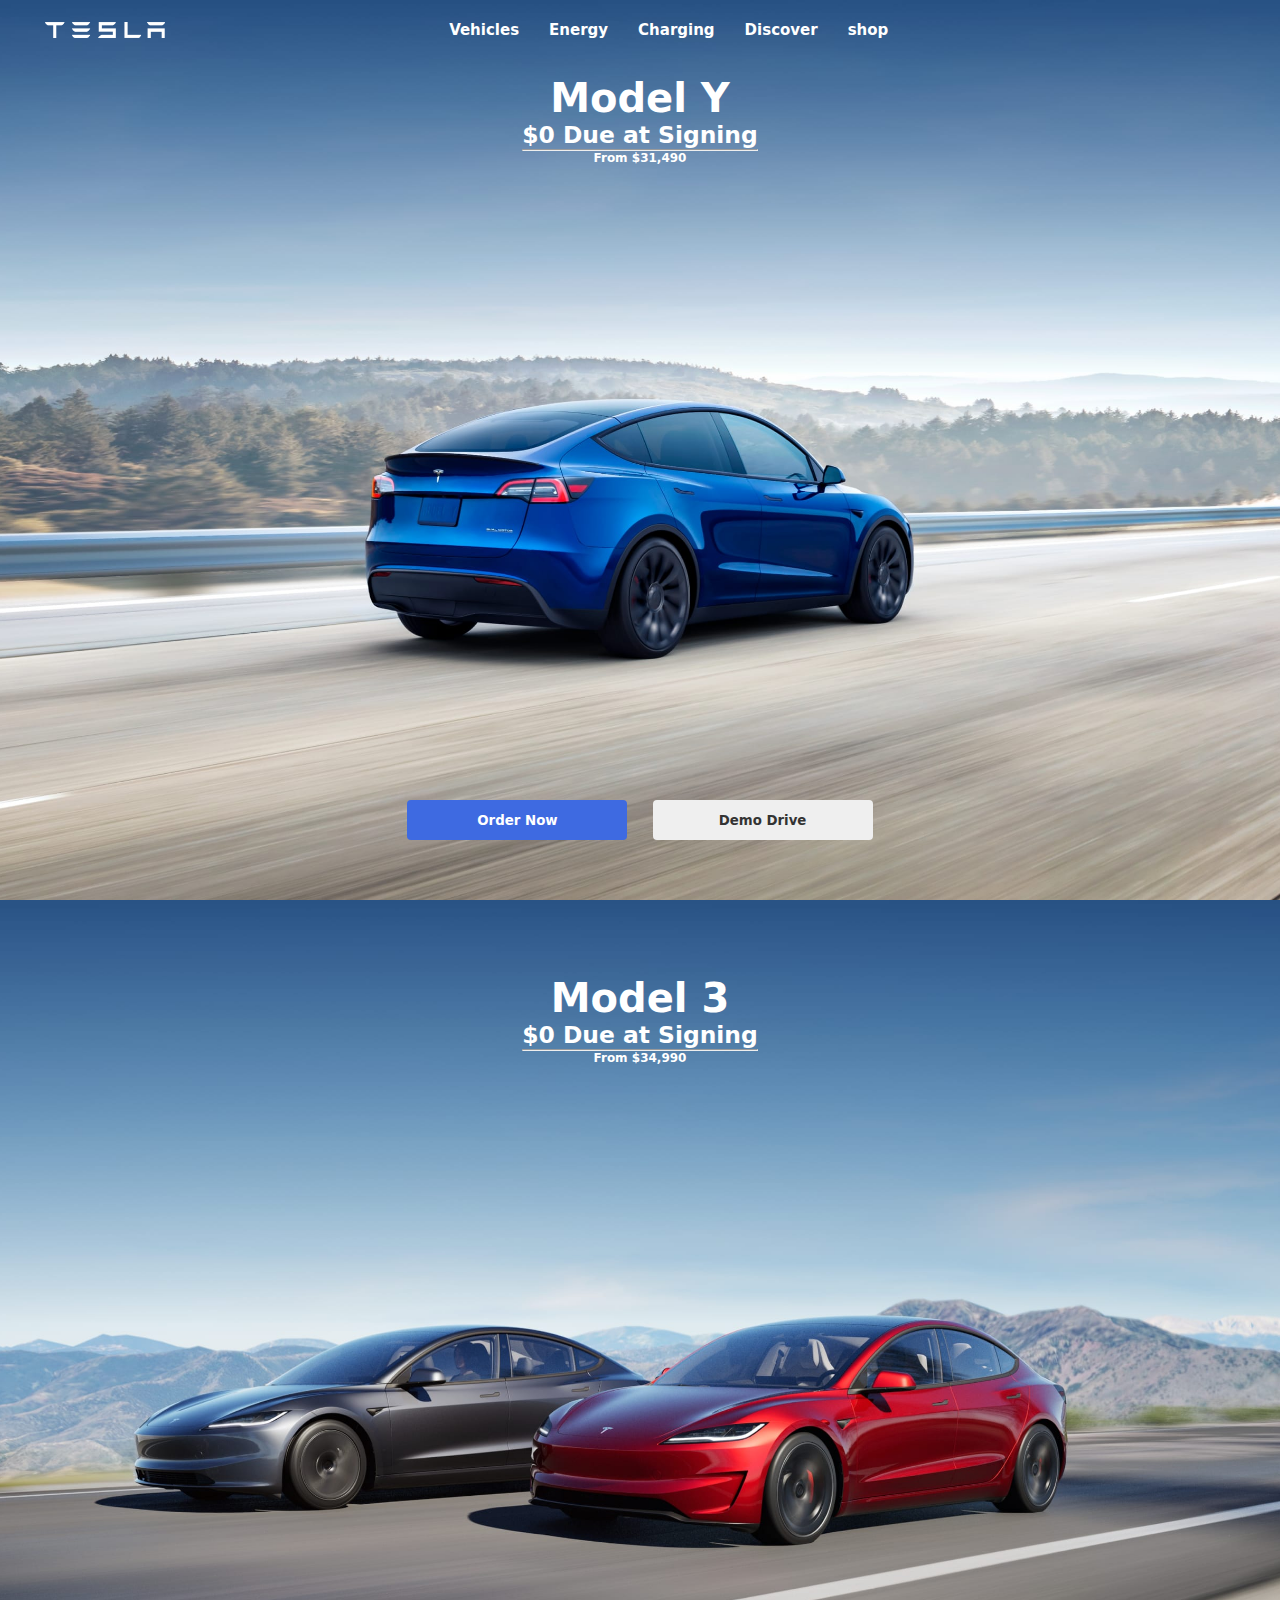
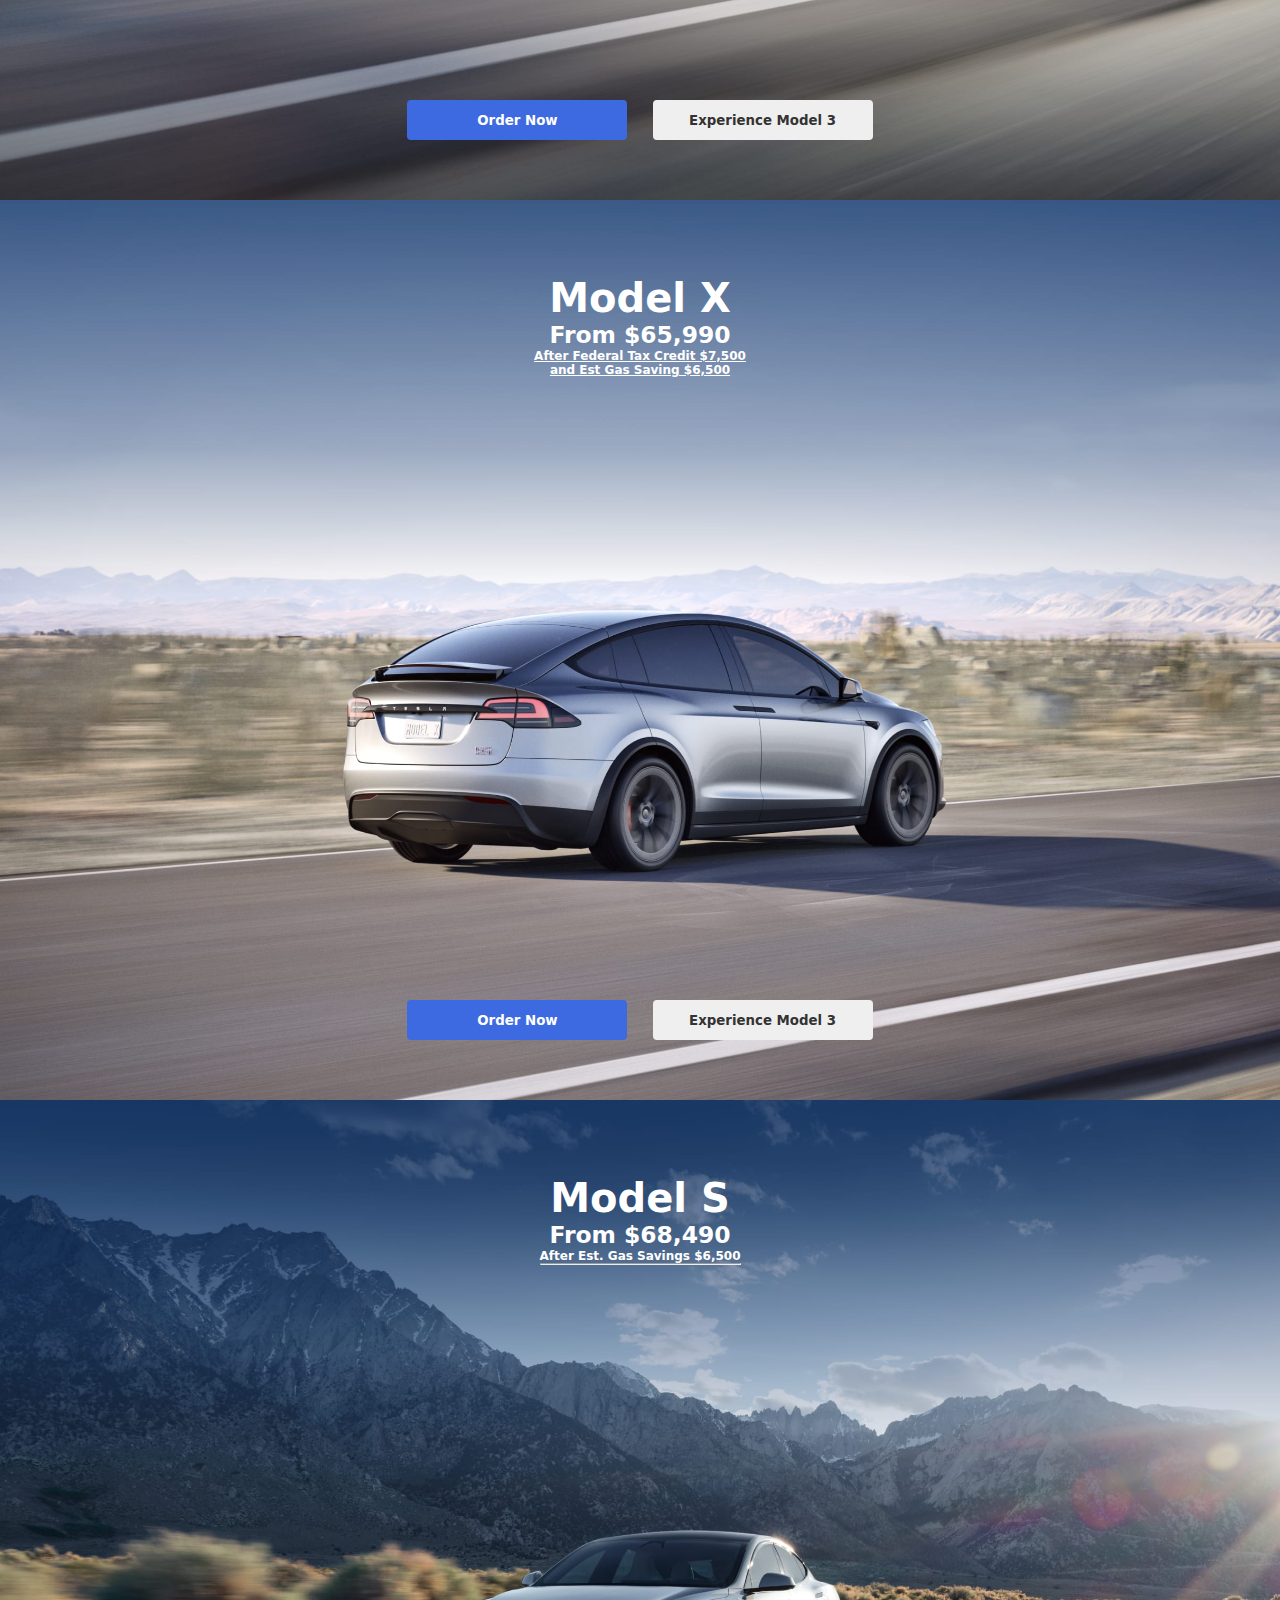
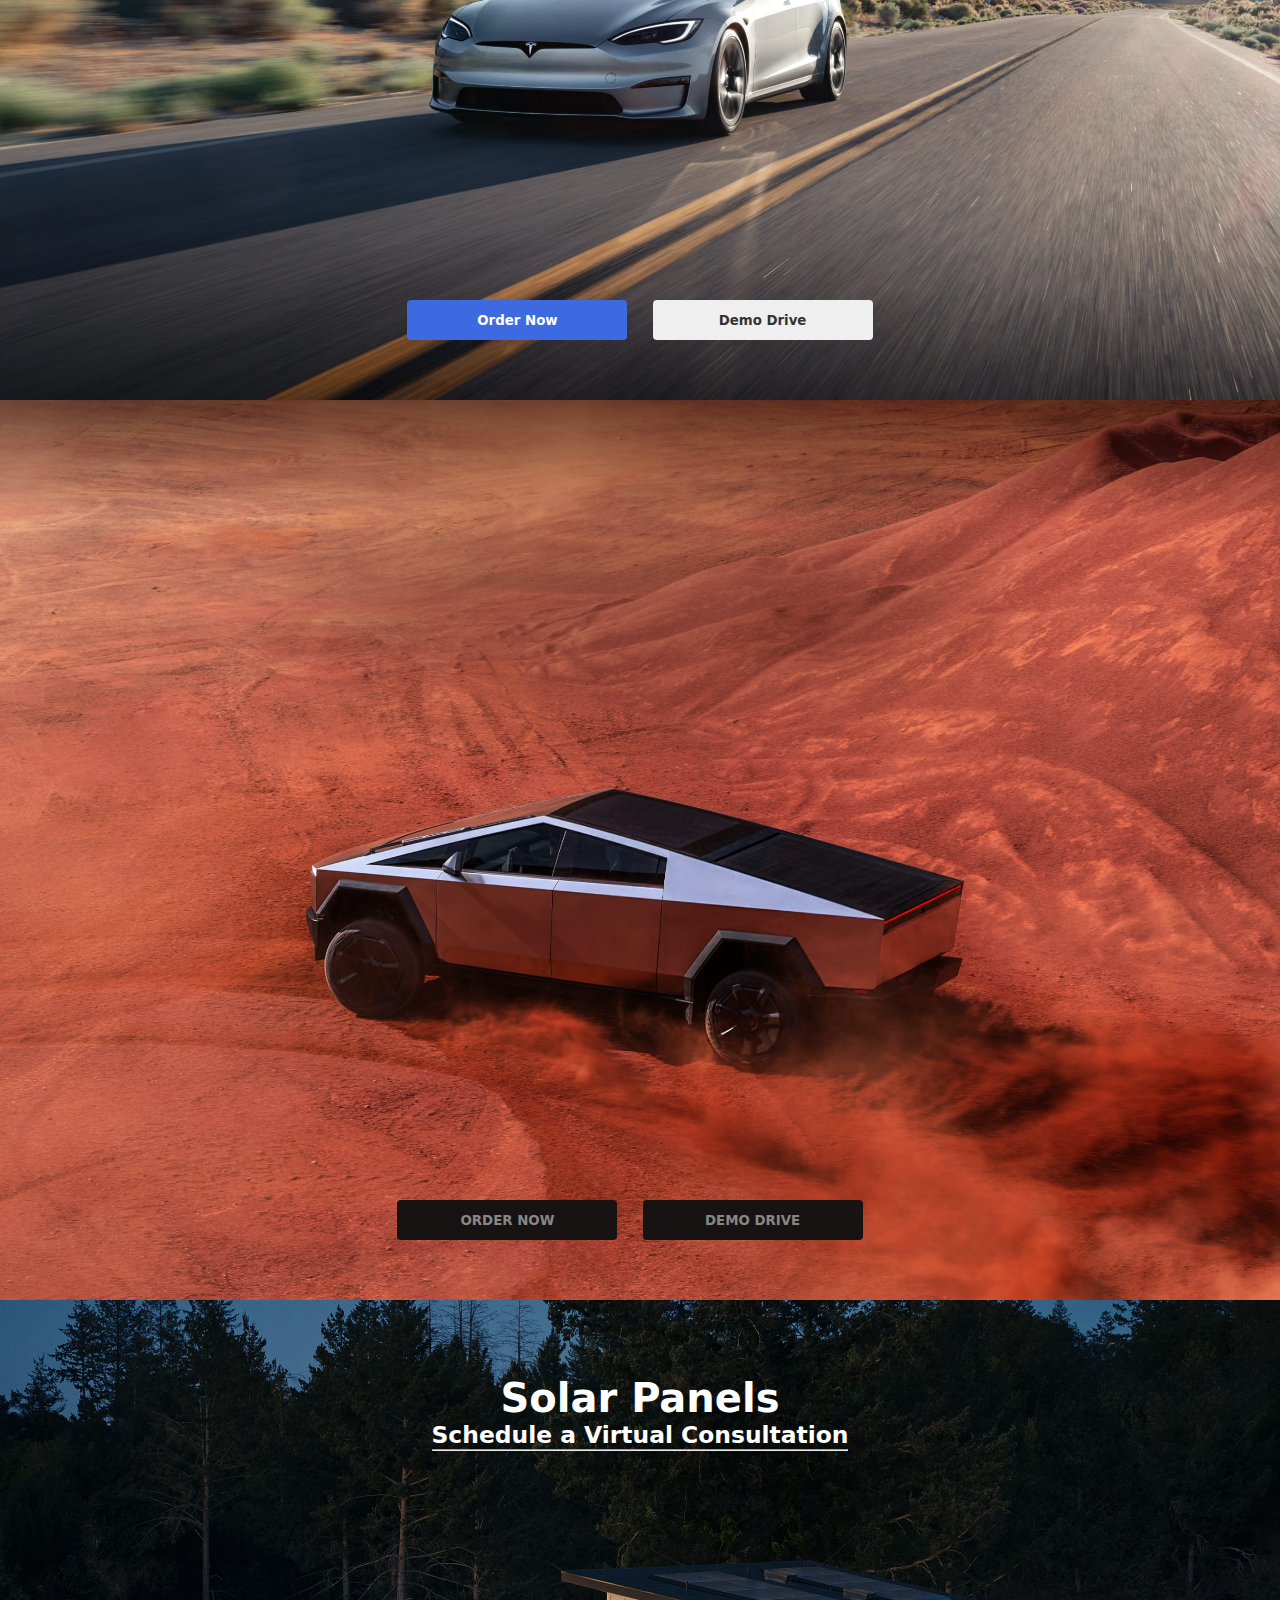
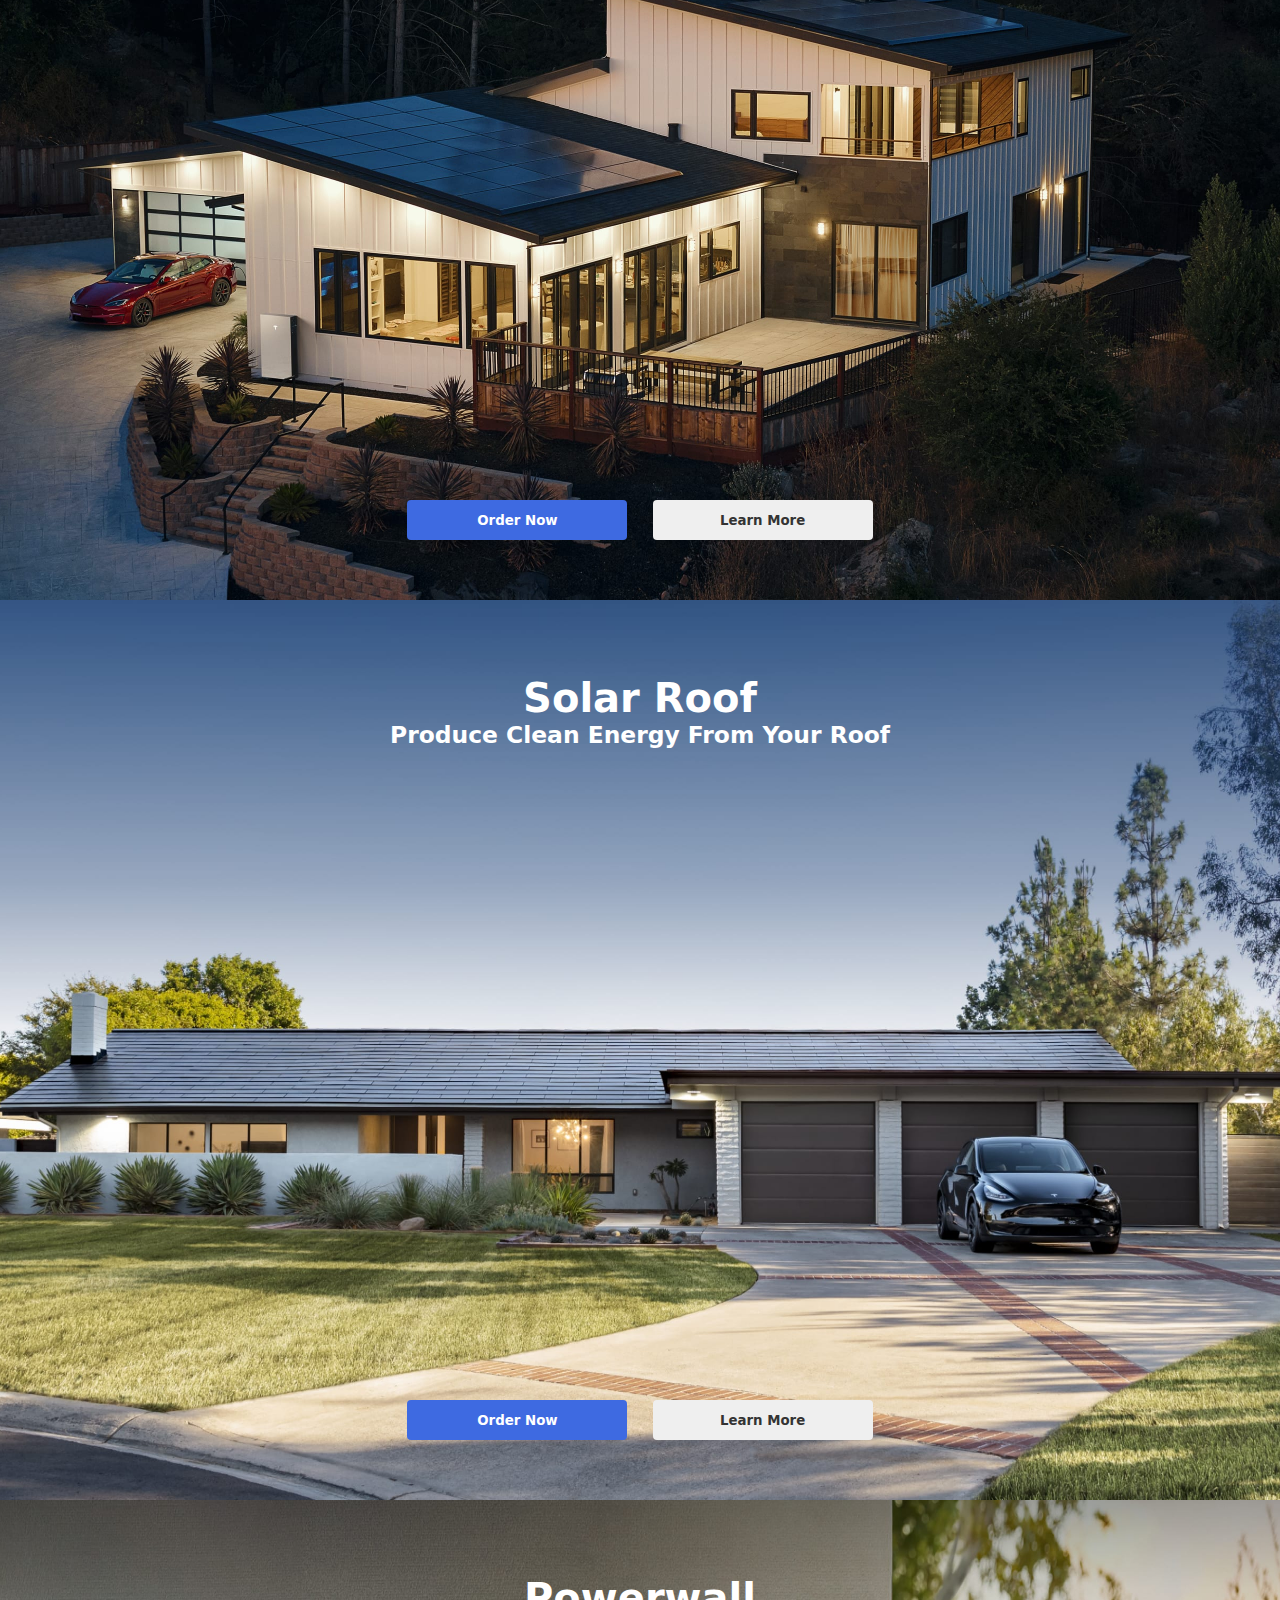
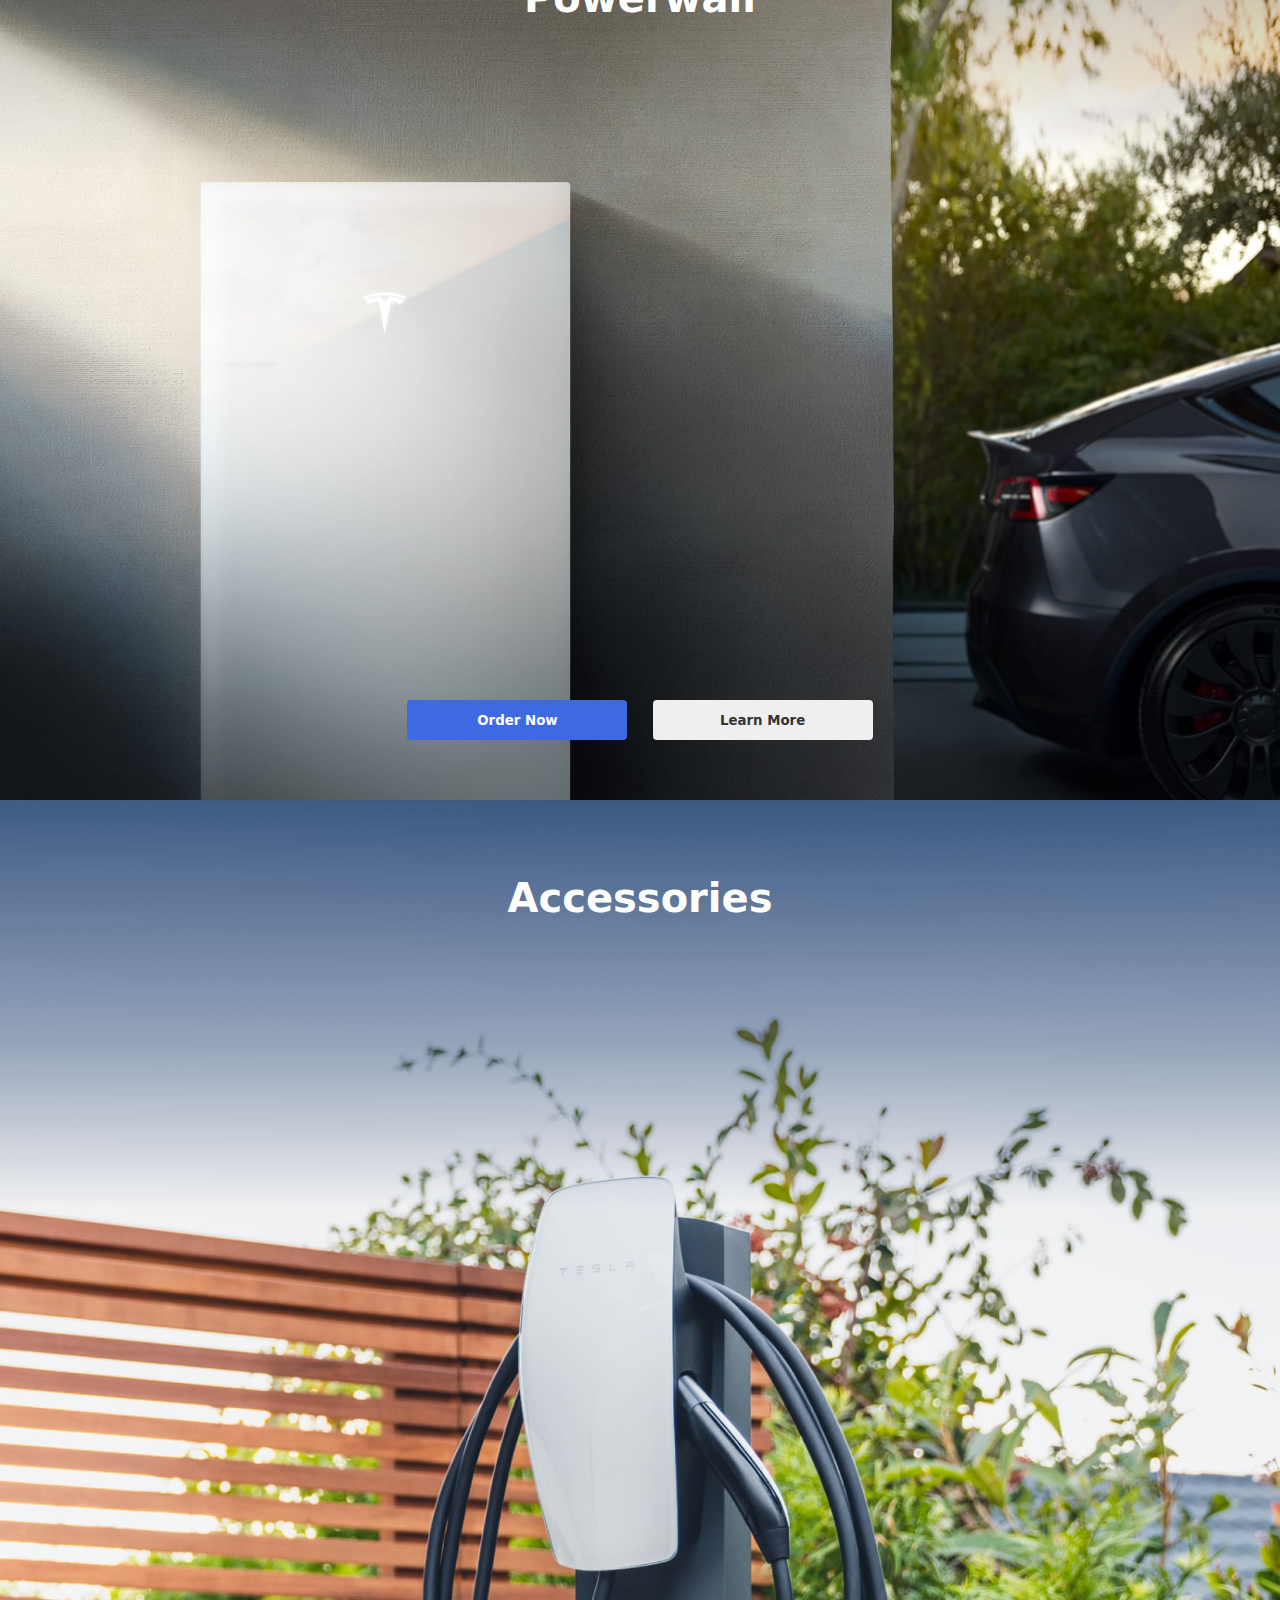
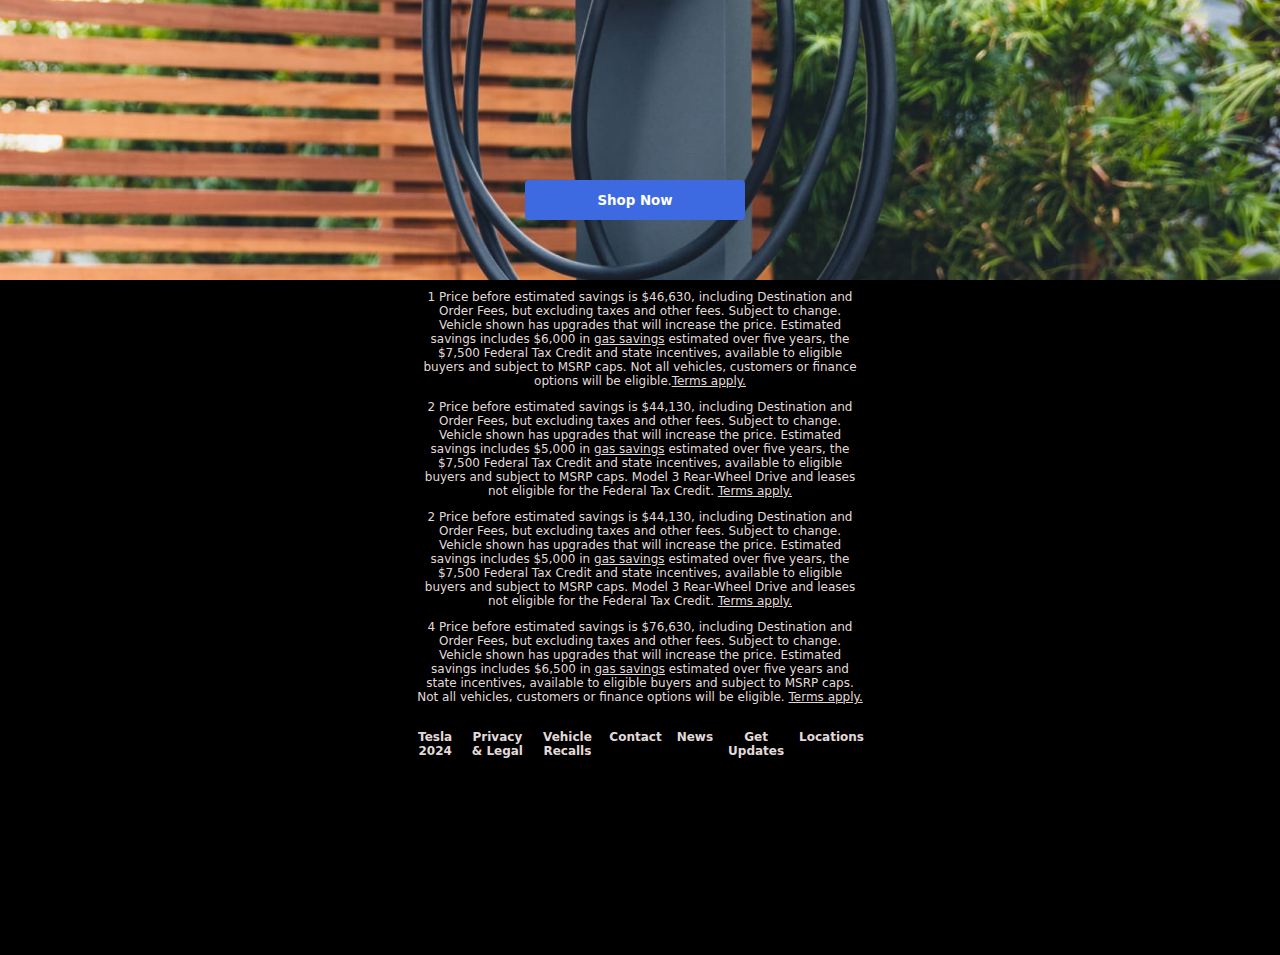
<file: Index.html>
<!DOCTYPE html>
<html lang="en">

<head>
   <meta charset="UTF-8">
   <link rel="stylesheet" href="Style.css">
   <link rel="icon" href="fwe.png" type="image/x-icon">
   <meta name="viewport" content="width=device-width, initial-scale=1.0">
   <link rel="stylesheet" href="https://cdnjs.cloudflare.com/ajax/libs/font-awesome/6.6.0/css/all.min.css"
      integrity="sha512-Kc323vGBEqzTmouAECnVceyQqyqdsSiqLQISBL29aUW4U/M7pSPA/gEUZQqv1cwx4OnYxTxve5UMg5GT6L4JJg=="
      crossorigin="anonymous" referrerpolicy="no-referrer" />
   <title>Electric Cars, Solar & Clean Energy | Tesla</title>
</head>

<body>
   <main>
      <nav>
         <img class="logo" src="Image/10.png" alt="Tesla intex">
         <ul>
            <li>Vehicles</li>
            <li>Energy</li>
            <li>Charging</li>
            <li>Discover</li>
            <li>shop</li>
         </ul>
         <div class="icon">
            <i class="fa-regular fa-circle-question"></i>
            <i class="fa-solid fa-globe"></i>
            <i class="fa-regular fa-circle-user"></i>
         </div>
      </nav>
      
         <div class="dicsription">
            <h1>Model Y</h1>
            <h3>$0 Due at Signing <hr></h3>
            <h4>From $31,490</h4>
         </div>
         <div class="page-footer">
            <div class="button">
               <button class="OrderNow">Order Now</button>
               <button class="DomoDrive">Demo Drive</button>
            </div>
         </div>
   </main>
   <div class="page2">
      <div class="dicsription">
         <h1>Model 3</h1>
         <h3>$0 Due at Signing <hr></h3>
         <h4>From $34,990</h4>
      </div>
      <div class="page-footer">
         <div class="button">
            <button class="OrderNow">Order Now</button>
            <button class="DomoDrive">Experience Model 3</button>
         </div>
      </div>
   </div>

   <div class="page3">
      <div class="dicsription">
         <h1>Model X</h1>
         <h3>From $65,990</h3>
         <h4><u>After Federal Tax Credit $7,500</u></h4>
         <h4><u> and Est Gas Saving $6,500 </u></h4>
      </div>
      <div class="page-footer"> 
         <div class="button">
            <button class="OrderNow">Order Now</button>
            <button class="DomoDrive">Experience Model 3</button>
         </div>
      </div>
   </div>


   <div class="page4">
      <div class="dicsription">
         <h1>Model S</h1>
         <h3>From $68,490</h3>
         <h4>After Est. Gas Savings $6,500<hr></h4>
        
      </div>
      <div class="page-footer"> 
         <div class="button">
            <button class="OrderNow">Order Now</button>
            <button class="DomoDrive">Demo Drive</button>
         </div>
      </div>
   </div>

   <div class="page5">
      <div class="page-footer"> 
         <div class="button">
            <button class="page5-button">ORDER NOW</button>
            <button class="page5-button">DEMO DRIVE</button>
         </div>
      </div>
   </div>

   <div class="page6">
      <div class="dicsription">
         <h1>Solar Panels</h1>
         <h3>Schedule a Virtual Consultation <hr></h3>
      </div>
      <div class="page-footer"> 
         <div class="button">
            <button class="OrderNow">Order Now</button>
            <button class="DomoDrive">Learn More</button>
         </div>
      </div>
   </div>
   

   <div class="page7"> 
      <div class="dicsription">
         <h1>Solar Roof</h1>
         <h3>Produce Clean Energy From Your Roof</h3>
      </div>
      <div class="page-footer"> 
         <div class="button">
            <button class="OrderNow">Order Now</button>
            <button class="DomoDrive">Learn More</button>
         </div>
      </div>
   </div>

   <div class="page8"> 
      <div class="dicsription">
         <h1>Powerwall</h1>
      </div>
      <div class="page-footer"> 
         <div class="button">
            <button class="OrderNow">Order Now</button>
            <button class="DomoDrive">Learn More</button>
         </div>
      </div>
   </div>

   <div class="page9"> 
      <div class="dicsription">
         <h1>Accessories</h1>
      </div>
      <div class="page-footer"> 
         <div class="button">
            <button class="OrderNow">Shop Now</button>
         </div>
      </div>
   </div>    
   <footer>
      <div class="footercontent">
         <p>1 Price before estimated savings is $46,630, including Destination and Order Fees, but excluding taxes and other fees. Subject to change. Vehicle shown has upgrades that will increase the price. Estimated savings includes $6,000 in <u>gas savings</u> estimated over five years, the $7,500 Federal Tax Credit and state incentives, available to eligible buyers and subject to MSRP caps. Not all vehicles, customers or finance options will be eligible.<u>Terms apply.</u></p>
      </div>
      <div class="footercontent">
         <p>2 Price before estimated savings is $44,130, including Destination and Order Fees, but excluding taxes and other fees. Subject to change. Vehicle shown has upgrades that will increase the price. Estimated savings includes $5,000 in <u>gas savings</u> estimated over five years, the $7,500 Federal Tax Credit and state incentives, available to eligible buyers and subject to MSRP caps. Model 3 Rear-Wheel Drive and leases not eligible for the Federal Tax Credit. <u>Terms apply.</u></p>
      </div>
      <div class="footercontent">
         <p>2 Price before estimated savings is $44,130, including Destination and Order Fees, but excluding taxes and other fees. Subject to change. Vehicle shown has upgrades that will increase the price. Estimated savings includes $5,000 in <u>gas savings</u> estimated over five years, the $7,500 Federal Tax Credit and state incentives, available to eligible buyers and subject to MSRP caps. Model 3 Rear-Wheel Drive and leases not eligible for the Federal Tax Credit. <u>Terms apply.</u></p>
      </div>
      <div class="footercontent">
         <p>4 Price before estimated savings is $76,630, including Destination and Order Fees, but excluding taxes and other fees. Subject to change. Vehicle shown has upgrades that will increase the price. Estimated savings includes $6,500 in <u>gas savings</u> estimated over five years and state incentives, available to eligible buyers and subject to MSRP caps. Not all vehicles, customers or finance options will be eligible. <u>Terms apply.</u></p>
      </div>
      <div class="footercontent">
         <ul>
            <li>Tesla 2024</li>
            <li>Privacy & Legal</li>
            <li>Vehicle Recalls</li>
            <li>Contact</li>
            <li>News</li>
            <li>Get Updates</li>
            <li>Locations</li>
         </ul>
      </div>
   </footer>
</body>
</html>
</file>
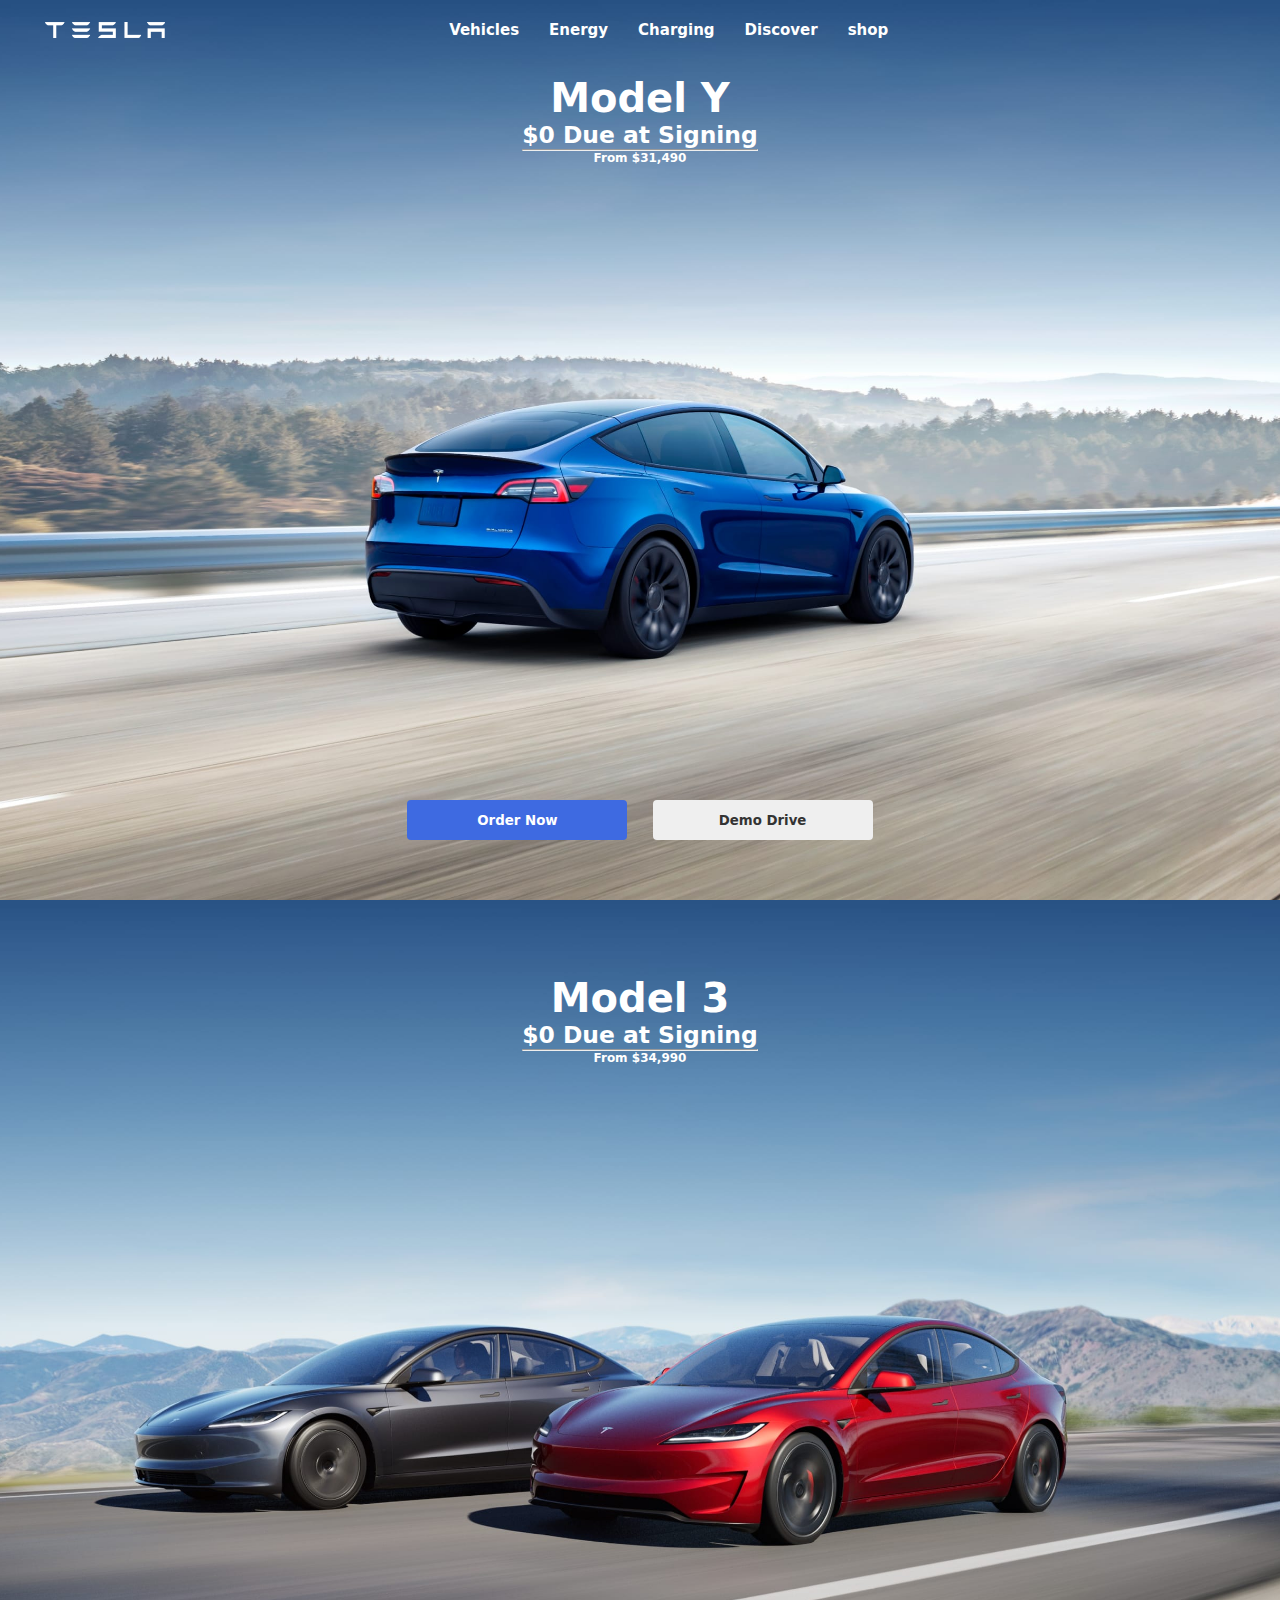
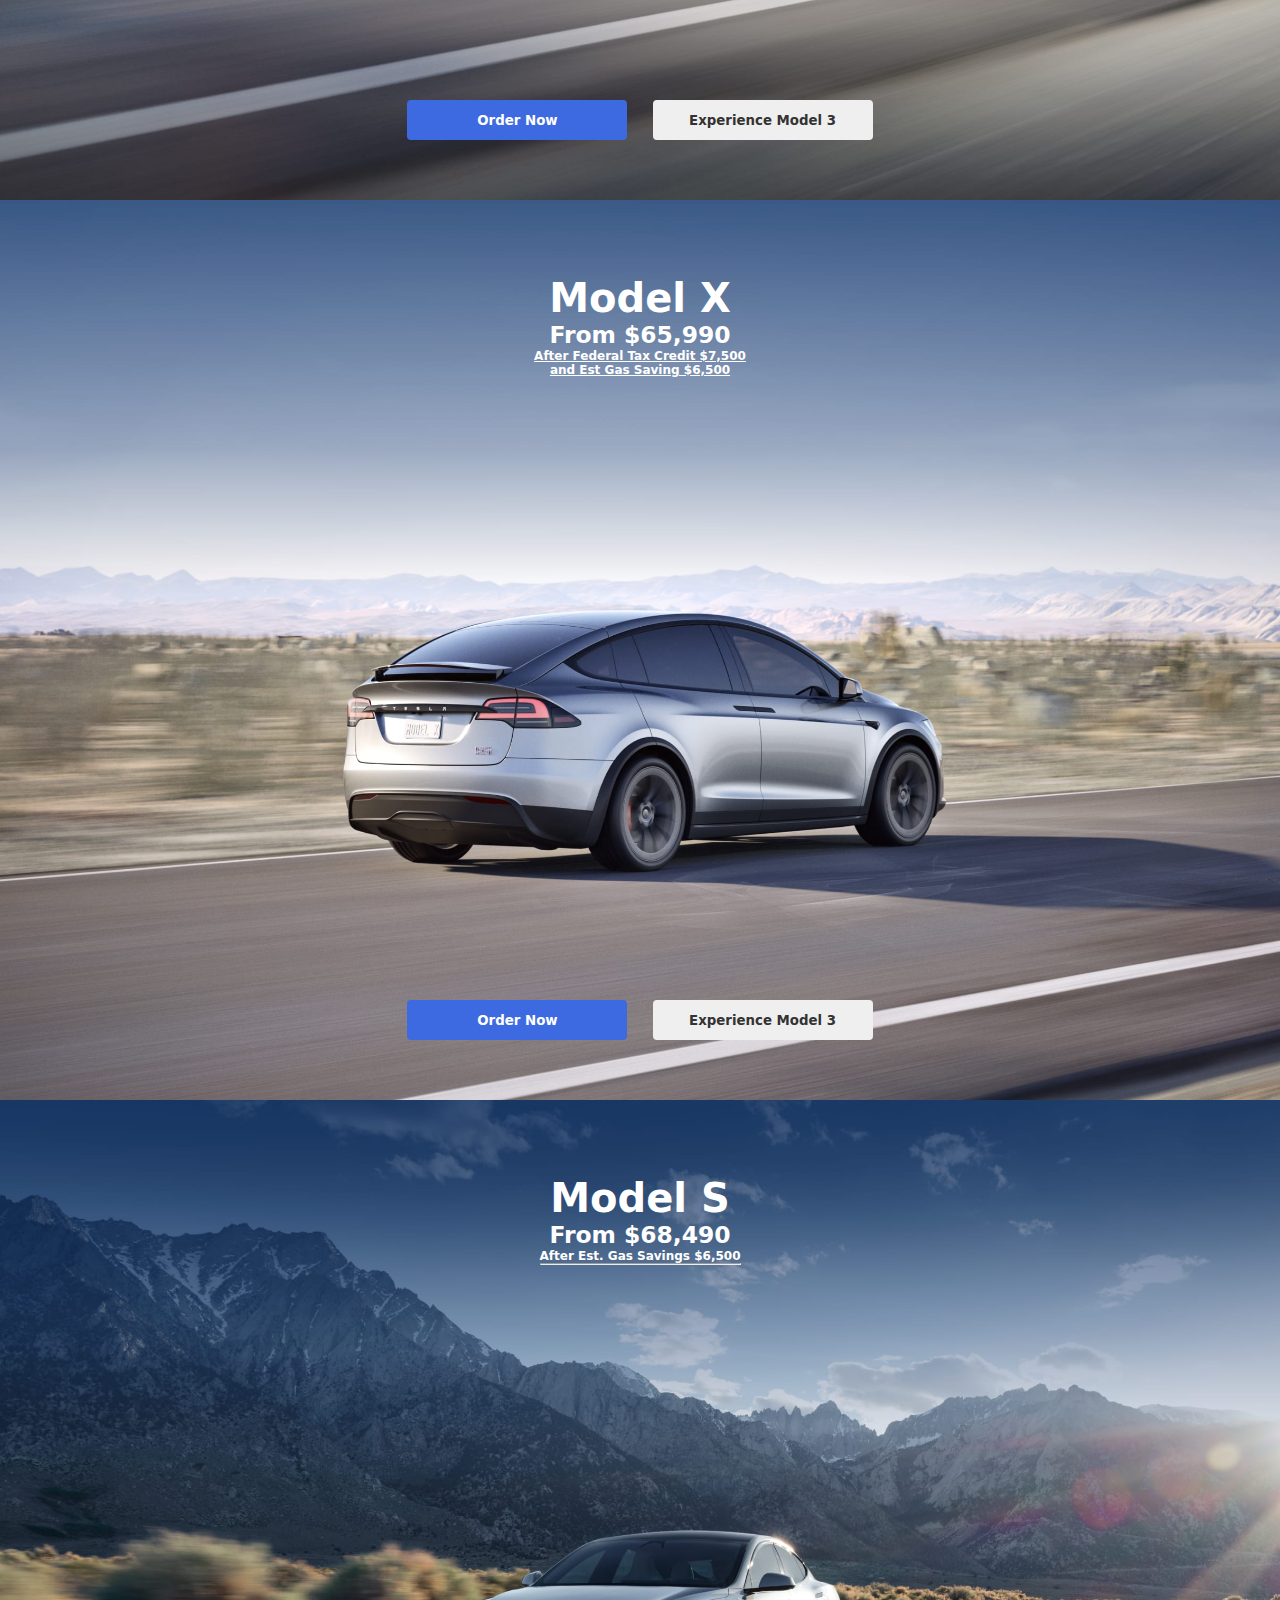
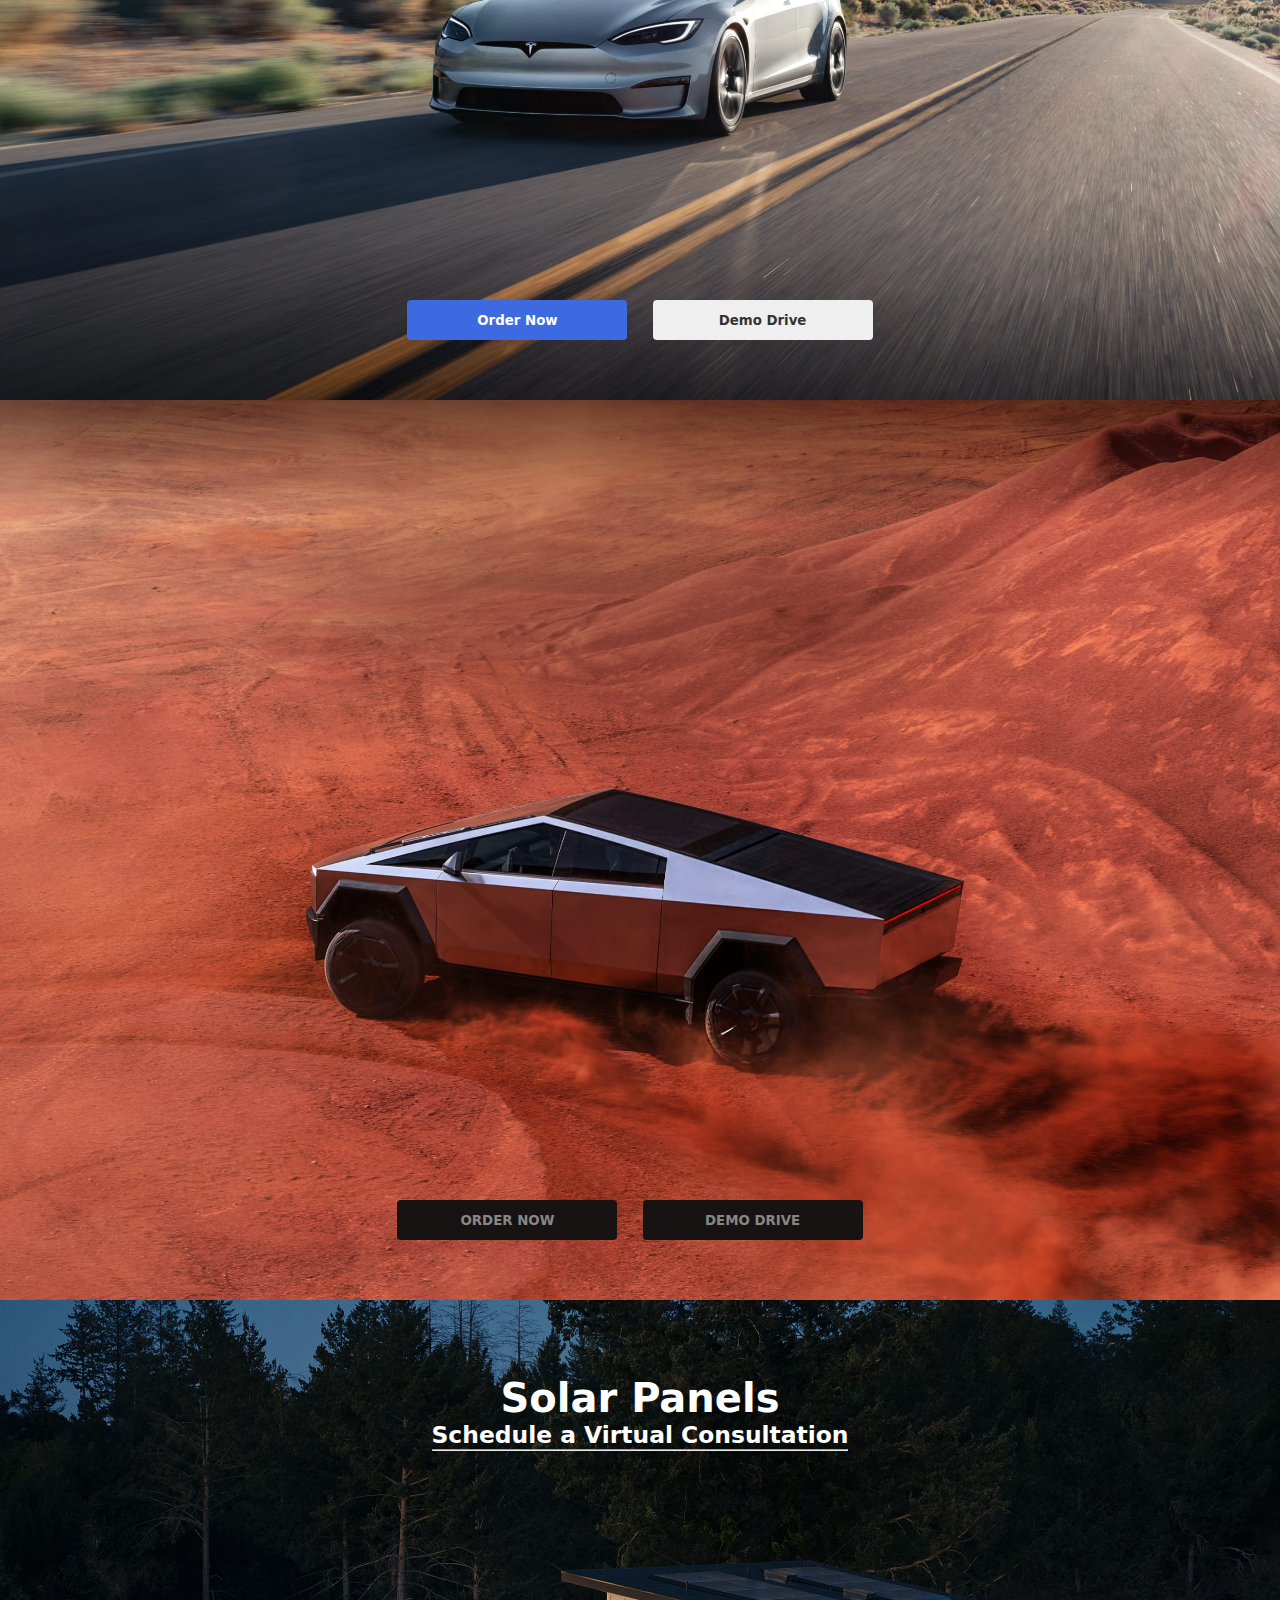
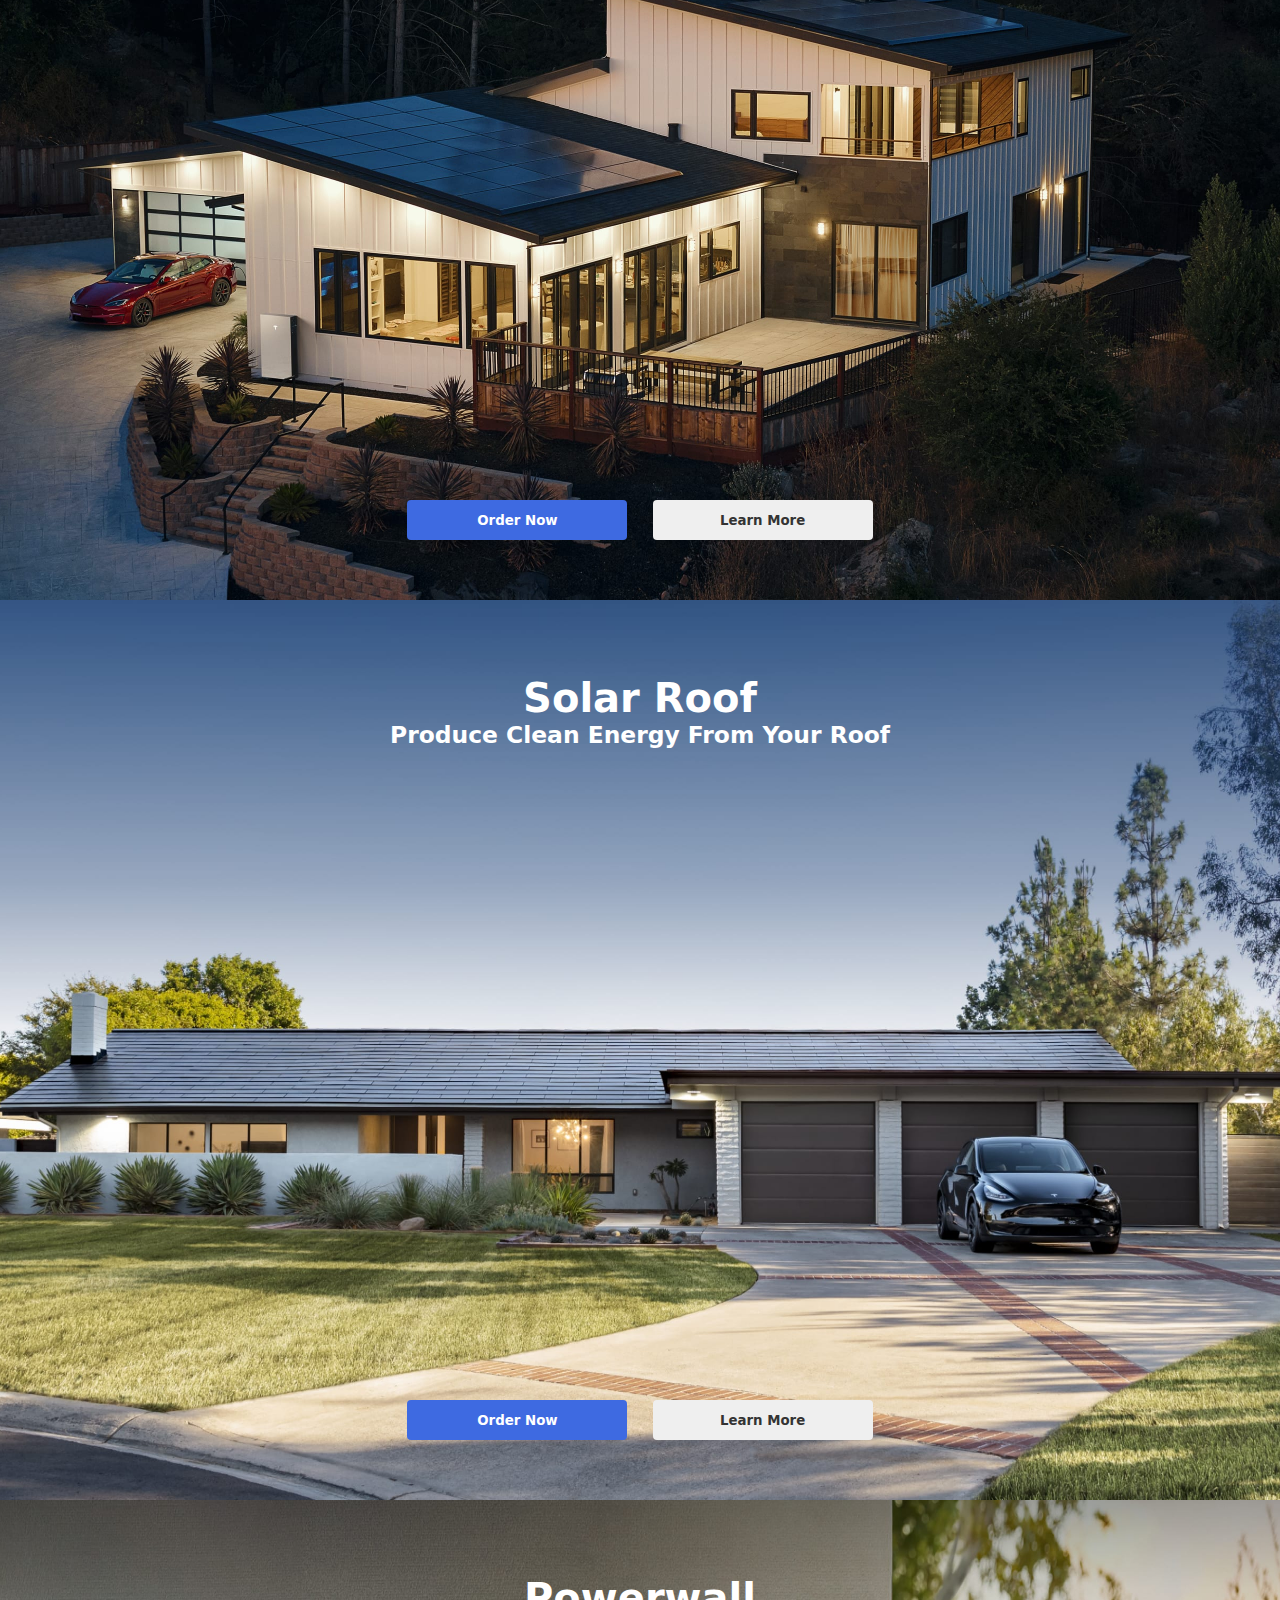
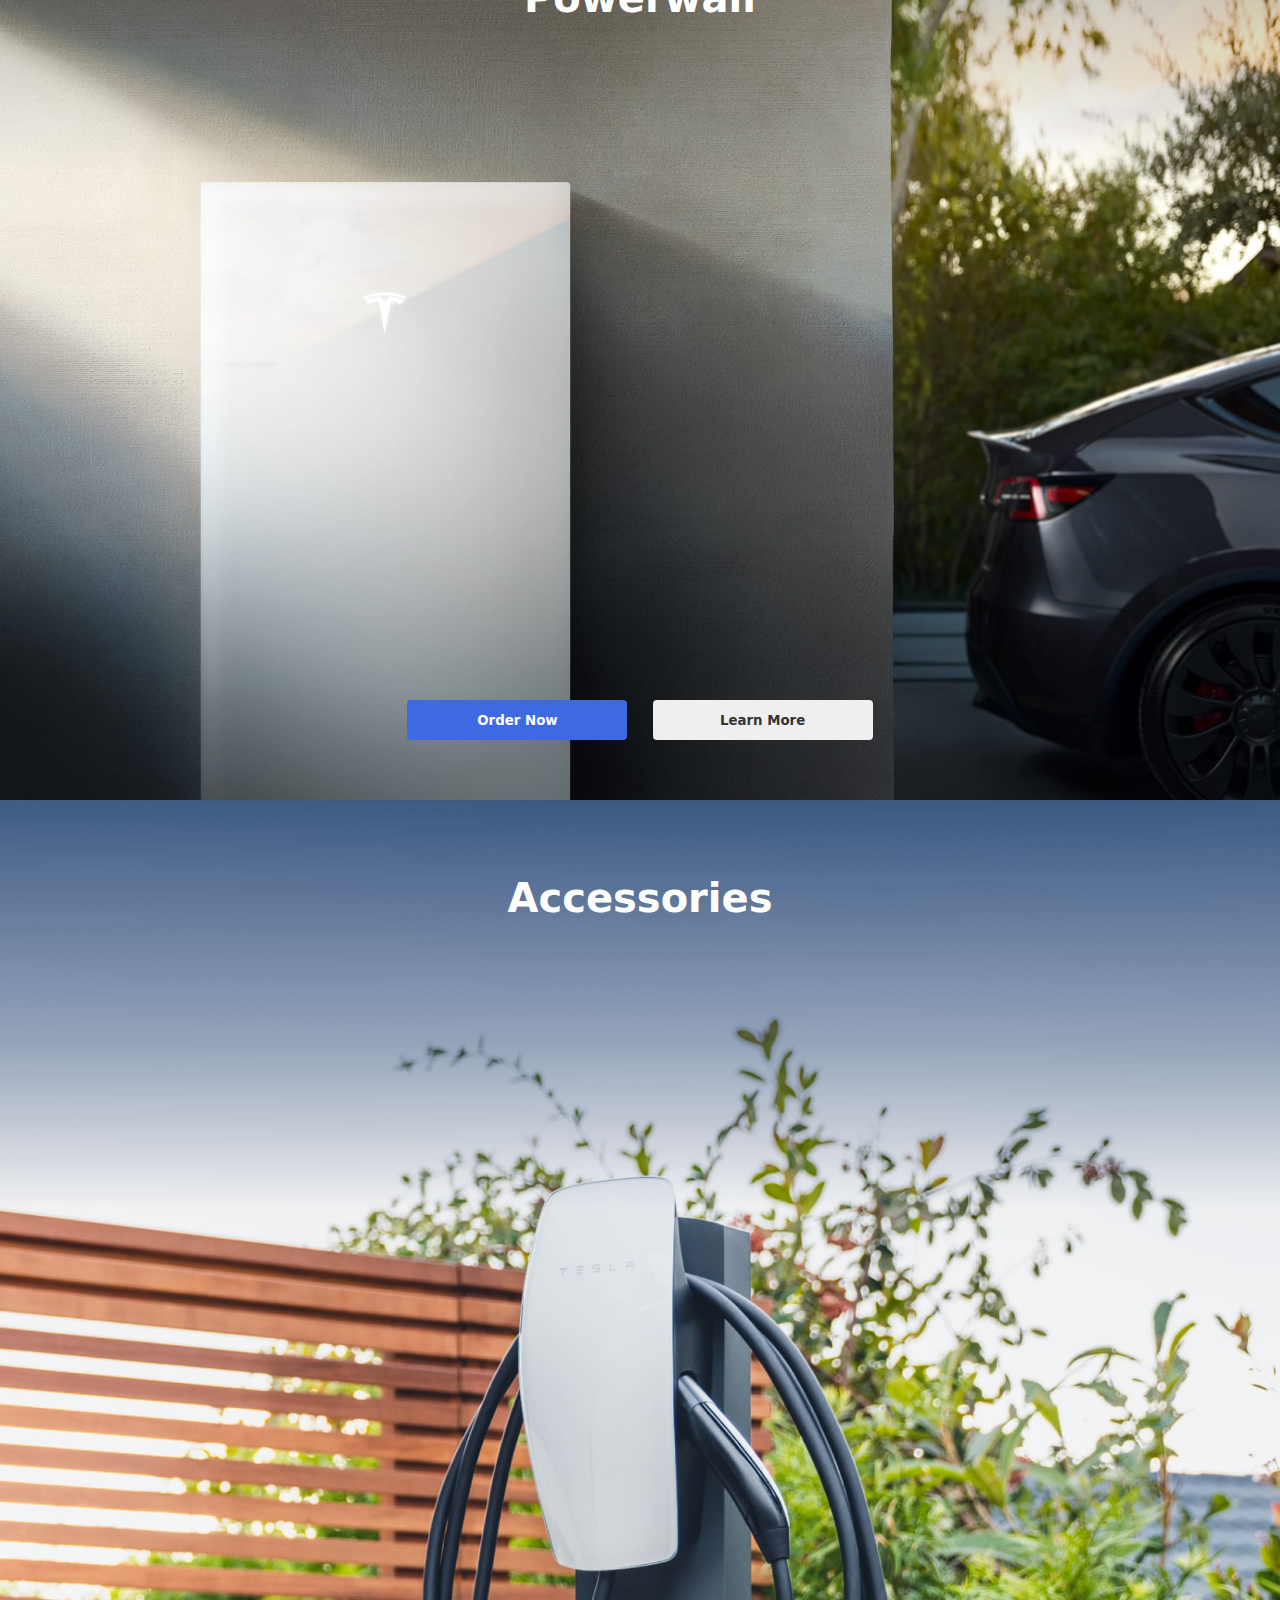
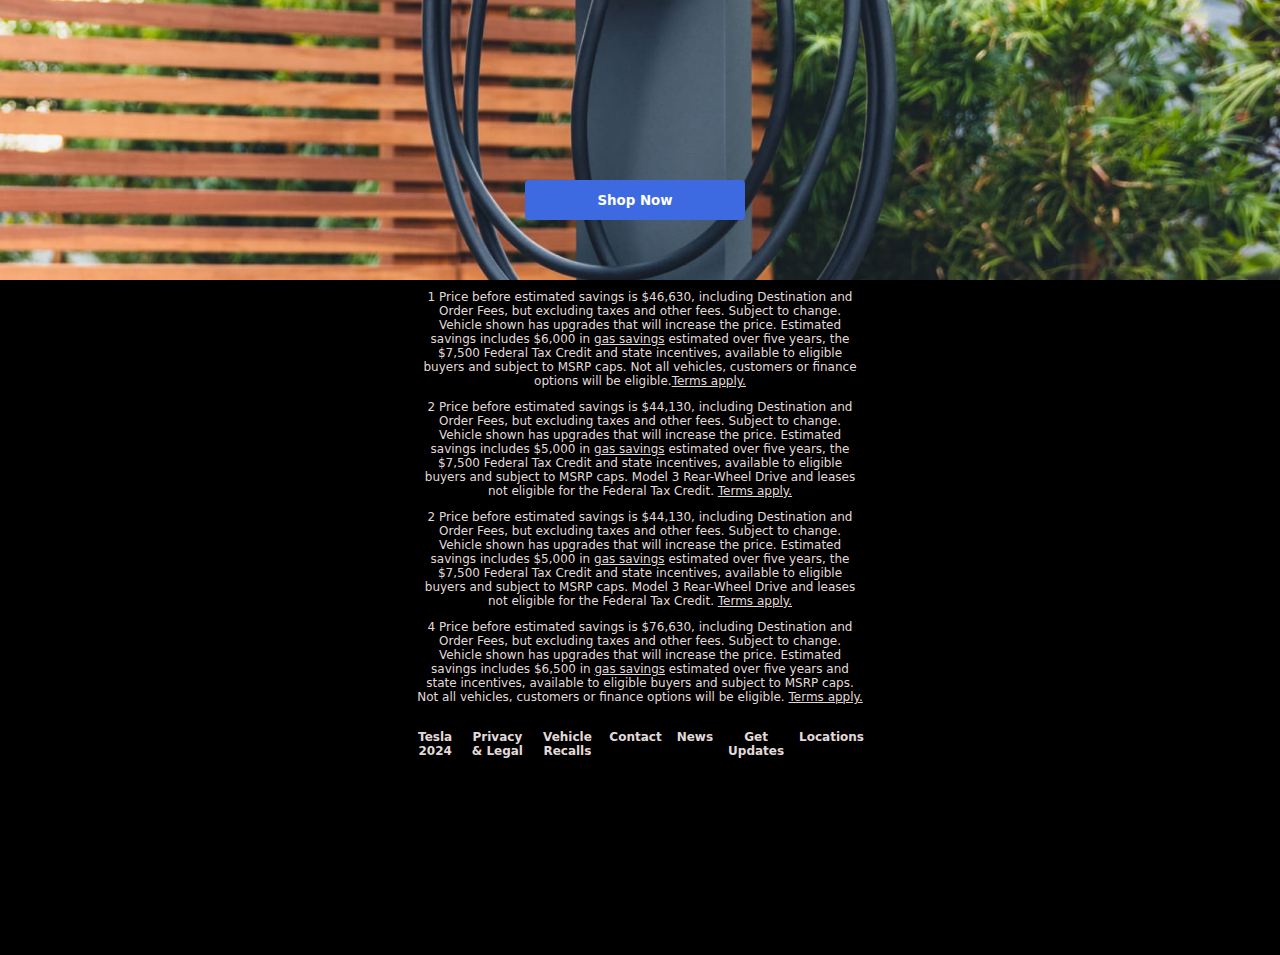
<file: Intex.html>
<!DOCTYPE html>
<html lang="en">

<head>
   <meta charset="UTF-8">
   <link rel="stylesheet" href="Style.css">
   <link rel="icon" href="fwe.png" type="image/x-icon">
   <meta name="viewport" content="width=device-width, initial-scale=1.0">
   <link rel="stylesheet" href="https://cdnjs.cloudflare.com/ajax/libs/font-awesome/6.6.0/css/all.min.css"
      integrity="sha512-Kc323vGBEqzTmouAECnVceyQqyqdsSiqLQISBL29aUW4U/M7pSPA/gEUZQqv1cwx4OnYxTxve5UMg5GT6L4JJg=="
      crossorigin="anonymous" referrerpolicy="no-referrer" />
   <title>Electric Cars, Solar & Clean Energy | Tesla</title>
</head>

<body>
   <main>
      <nav>
         <img class="logo" src="Image/10.png" alt="Tesla intex">
         <ul>
            <li>Vehicles</li>
            <li>Energy</li>
            <li>Charging</li>
            <li>Discover</li>
            <li>shop</li>
         </ul>
         <div class="icon">
            <i class="fa-regular fa-circle-question"></i>
            <i class="fa-solid fa-globe"></i>
            <i class="fa-regular fa-circle-user"></i>
         </div>
      </nav>
      
         <div class="dicsription">
            <h1>Model Y</h1>
            <h3>$0 Due at Signing <hr></h3>
            <h4>From $31,490</h4>
         </div>
         <div class="page-footer">
            <div class="button">
               <button class="OrderNow">Order Now</button>
               <button class="DomoDrive">Demo Drive</button>
            </div>
         </div>
   </main>
   <div class="page2">
      <div class="dicsription">
         <h1>Model 3</h1>
         <h3>$0 Due at Signing <hr></h3>
         <h4>From $34,990</h4>
      </div>
      <div class="page-footer">
         <div class="button">
            <button class="OrderNow">Order Now</button>
            <button class="DomoDrive">Experience Model 3</button>
         </div>
      </div>
   </div>

   <div class="page3">
      <div class="dicsription">
         <h1>Model X</h1>
         <h3>From $65,990</h3>
         <h4><u>After Federal Tax Credit $7,500</u></h4>
         <h4><u> and Est Gas Saving $6,500 </u></h4>
      </div>
      <div class="page-footer"> 
         <div class="button">
            <button class="OrderNow">Order Now</button>
            <button class="DomoDrive">Experience Model 3</button>
         </div>
      </div>
   </div>


   <div class="page4">
      <div class="dicsription">
         <h1>Model S</h1>
         <h3>From $68,490</h3>
         <h4>After Est. Gas Savings $6,500<hr></h4>
        
      </div>
      <div class="page-footer"> 
         <div class="button">
            <button class="OrderNow">Order Now</button>
            <button class="DomoDrive">Demo Drive</button>
         </div>
      </div>
   </div>

   <div class="page5">
      <div class="page-footer"> 
         <div class="button">
            <button class="page5-button">ORDER NOW</button>
            <button class="page5-button">DEMO DRIVE</button>
         </div>
      </div>
   </div>

   <div class="page6">
      <div class="dicsription">
         <h1>Solar Panels</h1>
         <h3>Schedule a Virtual Consultation <hr></h3>
      </div>
      <div class="page-footer"> 
         <div class="button">
            <button class="OrderNow">Order Now</button>
            <button class="DomoDrive">Learn More</button>
         </div>
      </div>
   </div>
   

   <div class="page7"> 
      <div class="dicsription">
         <h1>Solar Roof</h1>
         <h3>Produce Clean Energy From Your Roof</h3>
      </div>
      <div class="page-footer"> 
         <div class="button">
            <button class="OrderNow">Order Now</button>
            <button class="DomoDrive">Learn More</button>
         </div>
      </div>
   </div>

   <div class="page8"> 
      <div class="dicsription">
         <h1>Powerwall</h1>
      </div>
      <div class="page-footer"> 
         <div class="button">
            <button class="OrderNow">Order Now</button>
            <button class="DomoDrive">Learn More</button>
         </div>
      </div>
   </div>

   <div class="page9"> 
      <div class="dicsription">
         <h1>Accessories</h1>
      </div>
      <div class="page-footer"> 
         <div class="button">
            <button class="OrderNow">Shop Now</button>
         </div>
      </div>
   </div>    
   <footer>
      <div class="footercontent">
         <p>1 Price before estimated savings is $46,630, including Destination and Order Fees, but excluding taxes and other fees. Subject to change. Vehicle shown has upgrades that will increase the price. Estimated savings includes $6,000 in <u>gas savings</u> estimated over five years, the $7,500 Federal Tax Credit and state incentives, available to eligible buyers and subject to MSRP caps. Not all vehicles, customers or finance options will be eligible.<u>Terms apply.</u></p>
      </div>
      <div class="footercontent">
         <p>2 Price before estimated savings is $44,130, including Destination and Order Fees, but excluding taxes and other fees. Subject to change. Vehicle shown has upgrades that will increase the price. Estimated savings includes $5,000 in <u>gas savings</u> estimated over five years, the $7,500 Federal Tax Credit and state incentives, available to eligible buyers and subject to MSRP caps. Model 3 Rear-Wheel Drive and leases not eligible for the Federal Tax Credit. <u>Terms apply.</u></p>
      </div>
      <div class="footercontent">
         <p>2 Price before estimated savings is $44,130, including Destination and Order Fees, but excluding taxes and other fees. Subject to change. Vehicle shown has upgrades that will increase the price. Estimated savings includes $5,000 in <u>gas savings</u> estimated over five years, the $7,500 Federal Tax Credit and state incentives, available to eligible buyers and subject to MSRP caps. Model 3 Rear-Wheel Drive and leases not eligible for the Federal Tax Credit. <u>Terms apply.</u></p>
      </div>
      <div class="footercontent">
         <p>4 Price before estimated savings is $76,630, including Destination and Order Fees, but excluding taxes and other fees. Subject to change. Vehicle shown has upgrades that will increase the price. Estimated savings includes $6,500 in <u>gas savings</u> estimated over five years and state incentives, available to eligible buyers and subject to MSRP caps. Not all vehicles, customers or finance options will be eligible. <u>Terms apply.</u></p>
      </div>
      <div class="footercontent">
         <ul>
            <li>Tesla 2024</li>
            <li>Privacy & Legal</li>
            <li>Vehicle Recalls</li>
            <li>Contact</li>
            <li>News</li>
            <li>Get Updates</li>
            <li>Locations</li>
         </ul>
      </div>
   </footer>
</body>
</html>
</file>
<file: Style.css>
* {
    margin: 0;
    padding: 0;
    box-sizing: border-box;
    font-family: system-ui, -apple-system, BlinkMacSystemFont, 'Segoe UI', Roboto, Oxygen, Ubuntu, Cantarell, 'Open Sans', 'Helvetica Neue', sans-serif;
}
 
body{
    overflow-x: hidden;
}

nav {
    width: 100%;
    height: 60px;
    top: 0;
    display: flex;
    padding-left: 45px;
    justify-content: space-between;
    align-items: center;
    color: #fff;
    z-index: 2;


}

nav ul {

    display: flex;
    list-style: none;
    gap: 10px;
    font-size: 15px;
    padding-left: 243px;
}

.logo {
    width: 120px;
    filter: brightness(0)invert(1);
}

.icon {
    width: 30%;
    display: flex;
    justify-content: center;
    gap: 20px;
    padding-left: 270px;
}

nav ul li {
    padding-left: 20px;
    font-weight: 600;
}

main {
    width: 100vw;
    height: 100vh;
    background-image: url(Image/1.jpg);
    background-size: cover;
    background-position: center;
    display: flex;
    position: relative;
    justify-content: center;
    color: #fff;
    z-index: 1;
}


.dicsription {
    position: absolute;
    top: 75px;
    text-align: center;
    font-size: 20px;
}

.dicsription h4 {
    font-size: 12px;
}

.page-footer {
    justify-content: center;
    text-align: center;
    position: absolute;
    bottom: 60px;
    display: flex;
    justify-content: center;
}

button {
    width: 220px;
    gap: 10px;
    height: 40px;
    border-radius: 4px;
    border: none;

}

.OrderNow {
    background-color: #3e6ae1;
    color: #fff;
    margin-right: 10px;
    font-weight: 600;
}

.DomoDrive {
    color: #333;
    font-weight: 600;
    margin-left: 10px;
    font-weight: 600;
}

/*page 2*/
.page2{
    width: 100vw;
    height: 100vh;
    background-image: url(Image/2.jpg);
    background-size: cover; 
    background-position: center;
    position: relative;
    display: flex;
    justify-content: center;
    color: white;
}

/*page3*/
.page3{
    width: 100vw;
    height: 100vh;  
    background-image: url(Image/3.jpeg);
    background-size: cover; 
    background-position: center;
    position: relative;
    display: flex;
    justify-content: center;
    color: white;
    
}

.page4{
    width: 100vw;
    height: 100vh; 
    background-image: url(Image/4.jpeg);
    background-size: cover; 
    background-position: center;
    position: relative;
    display: flex;
    justify-content: center;
    color: white;
    
}

.page5{
    width: 100vw;
    height: 100vh; 
    background-image: url(Image/5.jpeg);
    background-size: cover; 
    background-position: center;
    position: relative;
    display: flex;
    justify-content: center;
    color: white;
}
.page5-button{
    background-color: #171313;
    color: #898686;
    margin-right: 20px;
    font-weight: 600;
}

.page6{
    width: 100vw;
    height: 100vh; 
    background-image: url(Image/6.jpeg);
    background-size: cover; 
    background-position: center;
    position: relative;
    display: flex;
    justify-content: center;
    color: white;
}

.page7{
    width: 100vw;
    height: 100vh; 
    background-image: url(Image/7.jpeg);
    background-size: cover; 
    background-position: center;
    position: relative;
    display: flex;
    justify-content: center;
    color: white;
}

.page8{
    width: 100vw;
    height: 100vh;
    background-image: url(Image/8.jpeg);
    background-size: cover; 
    background-position: center;
    position: relative;
    display: flex;
    justify-content: center;
    color: white;
}
.page9{
    width: 100vw;
    height: 120vh; 
    background-image: url(Image/9.jpeg);
    background-size: cover; 
    background-position: center;
    position: relative;
    display: flex;
    justify-content: center;
    color: white;
}

footer{
    width: 100vw;
    height: 75vh;
    display: flex;
    flex-direction: column;
    background-color: black;
    align-items: center;
     
}
.footercontent{
    width: 35%;
    height: 100px;
    color: #e2dada;
    align-items: center;
    text-align: center;
    margin-top: 10px;
     
}

.footercontent p{
    font-size: 12px;
}
.footercontent ul{
    list-style: none;
    display: flex;
    justify-content: center;
    gap: 15px;
    
}

.footercontent ul li{
    font-size: 12px;
    display: flex;
    font-weight: 600;

}
</file>
